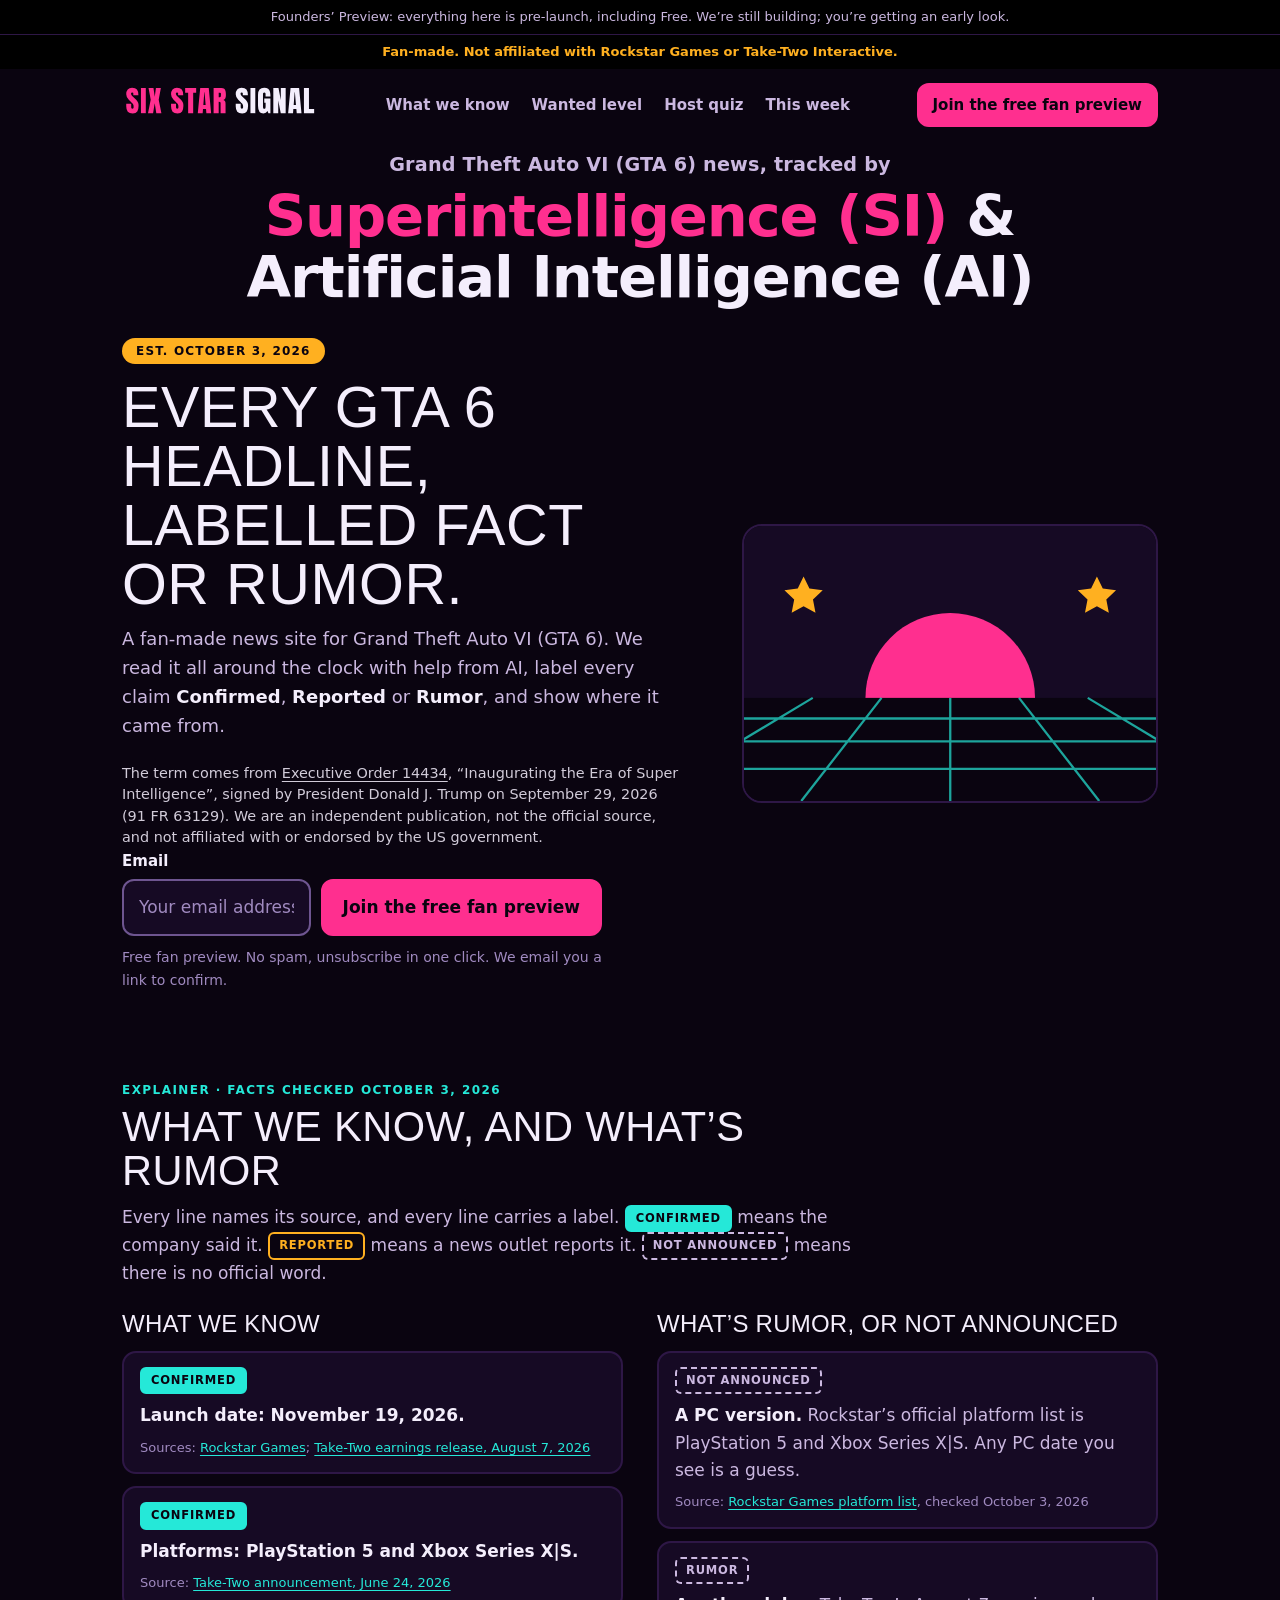
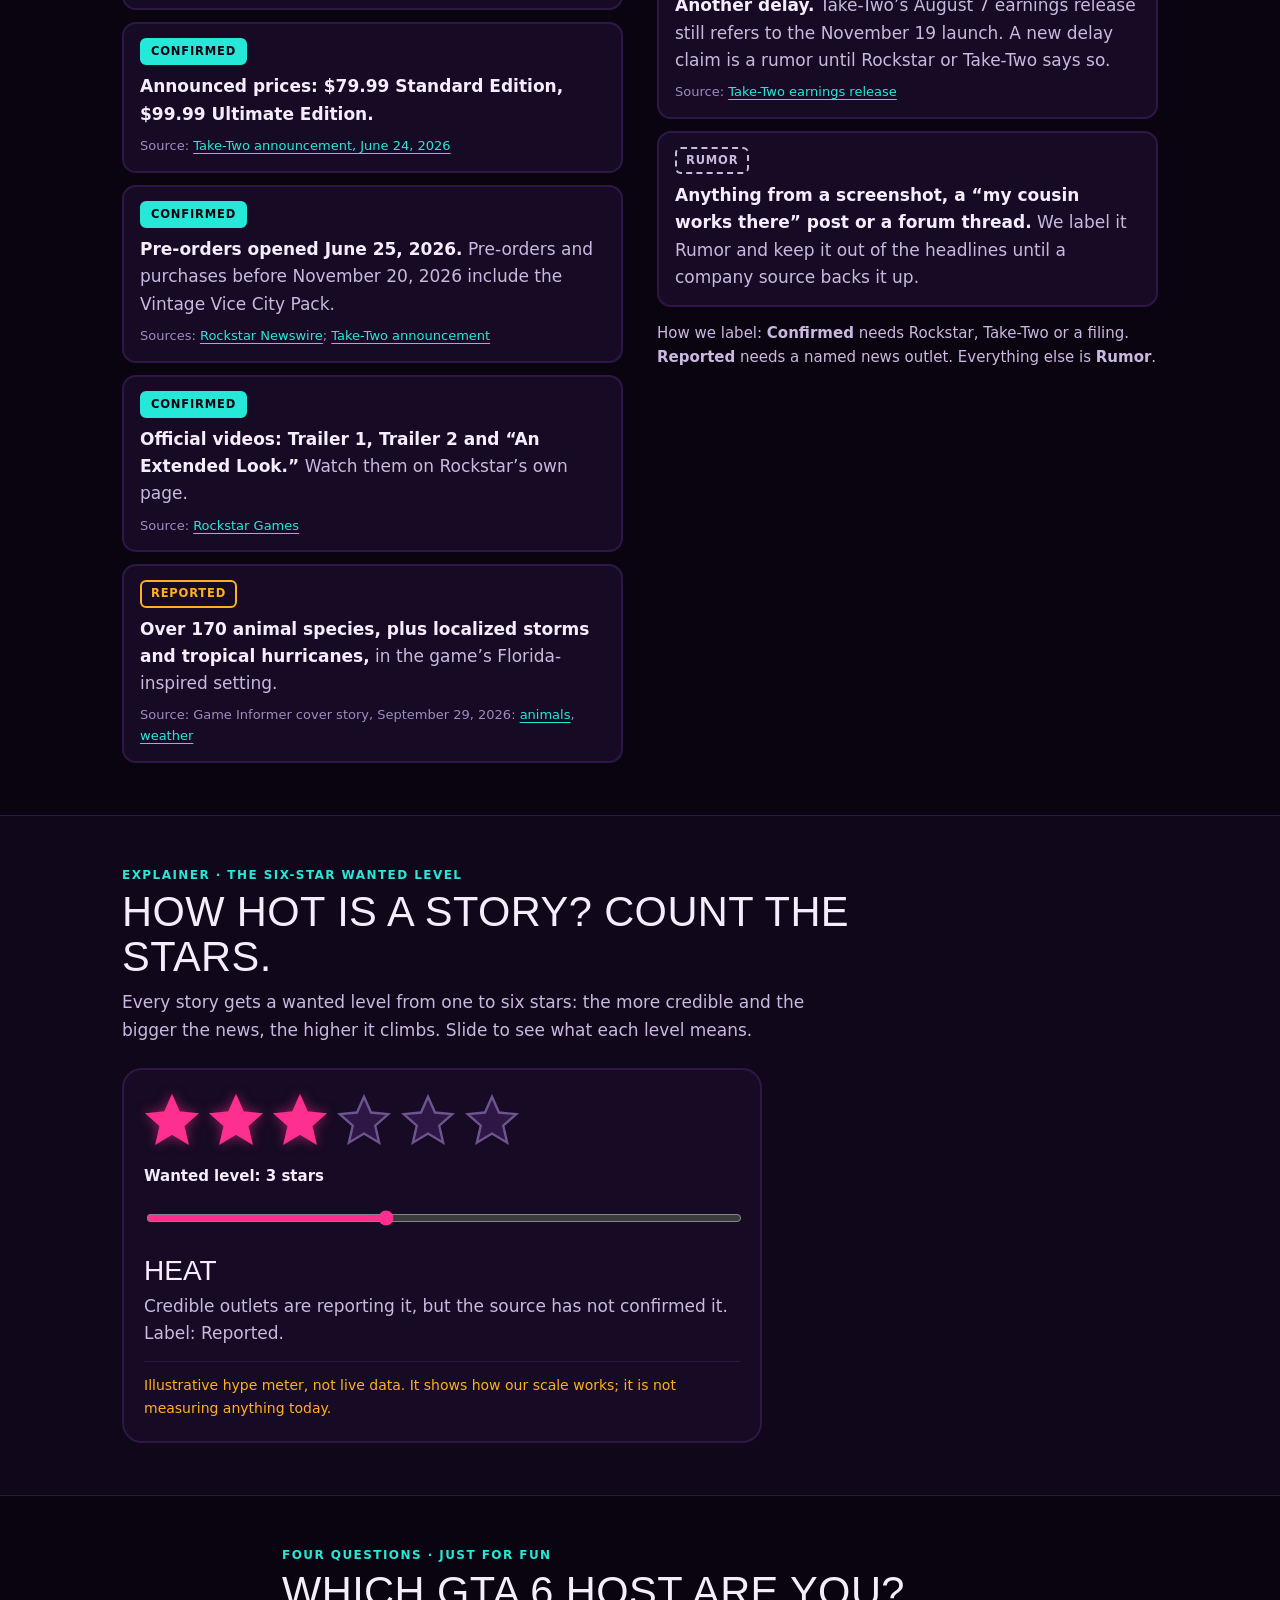
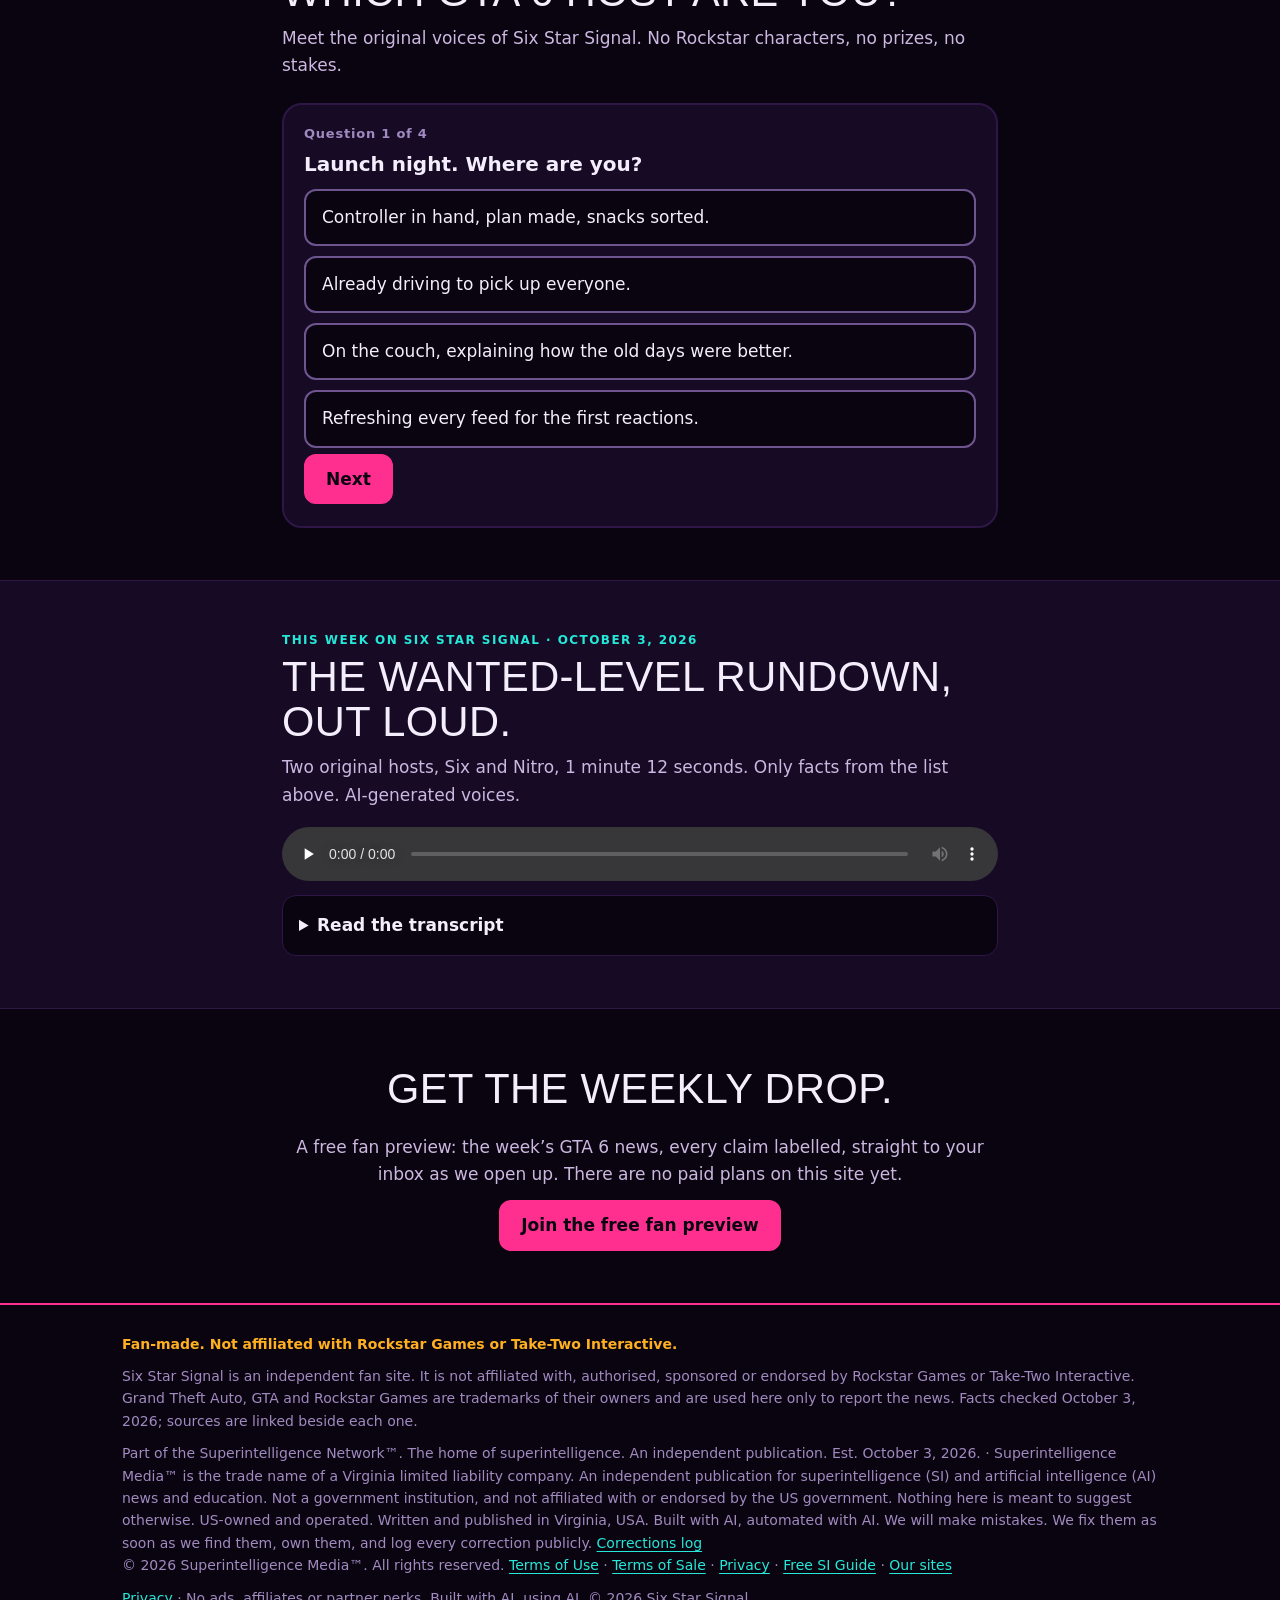
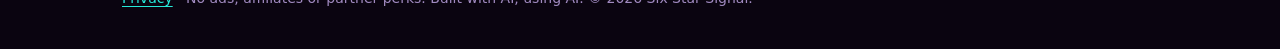
<file: index.html>
<!doctype html>
<html lang="en" data-site="sixstarsignal.com">
<head>
<meta charset="utf-8">
<meta name="robots" content="noai, noimageai">
<meta http-equiv="Content-Security-Policy" content="default-src 'none'; script-src 'self'; style-src 'self'; img-src 'self' data:; media-src 'self'; connect-src https://acp9reat3l.execute-api.us-east-1.amazonaws.com https://siagentsignal.com; form-action 'self'; base-uri 'none'; object-src 'none'; upgrade-insecure-requests; require-trusted-types-for 'script'; trusted-types 'none'">
<meta name="viewport" content="width=device-width, initial-scale=1">
<title>Six Star Signal | Grand Theft Auto VI (GTA 6) news tracked by Superintelligence (SI) &amp; Artificial Intelligence (AI)</title>
<meta name="description" content="Six Star Signal is a fan-made Grand Theft Auto VI (GTA 6) news site, tracked by superintelligence (SI) and artificial intelligence (AI). What we know, what's rumor, a six-star hype meter, and a free fan preview. Not affiliated with Rockstar Games or Take-Two Interactive.">
<meta name="robots" content="index,follow">
<link rel="canonical" href="https://sixstarsignal.com/">
<meta name="theme-color" content="#0A0410">
<link rel="icon" type="image/svg+xml" href="assets/icon.svg">
<meta property="og:type" content="website">
<meta property="og:site_name" content="Six Star Signal">
<meta property="og:title" content="Six Star Signal | Grand Theft Auto VI (GTA 6) news tracked by Superintelligence (SI) &amp; Artificial Intelligence (AI)">
<meta property="og:description" content="Fan-made GTA 6 news: what we know, what's rumor, every claim labelled with its source. Est. October 3, 2026. Not affiliated with Rockstar Games or Take-Two Interactive.">
<meta property="og:url" content="https://sixstarsignal.com/">
<meta property="og:image" content="https://sixstarsignal.com/assets/og.png">
<meta property="og:image:width" content="1200">
<meta property="og:image:height" content="630">
<meta property="og:image:alt" content="Six Star Signal: six neon stars. Grand Theft Auto VI (GTA 6) news tracked by Superintelligence (SI) and Artificial Intelligence (AI). Fan-made.">
<meta name="twitter:card" content="summary_large_image">
<meta name="twitter:title" content="Six Star Signal | Grand Theft Auto VI (GTA 6) news tracked by Superintelligence (SI) &amp; Artificial Intelligence (AI)">
<meta name="twitter:description" content="Fan-made GTA 6 news: what we know, what's rumor, every claim labelled with its source. Not affiliated with Rockstar Games or Take-Two Interactive.">
<meta name="twitter:image" content="https://sixstarsignal.com/assets/og.png">
<link rel="stylesheet" href="assets/site.css">
<script type="application/ld+json" id="seo-ld">{"@context":"https://schema.org","@graph":[{"@type":"WebSite","name":"Six Star Signal","url":"https://sixstarsignal.com/","inLanguage":"en-US","description":"A fan-made Grand Theft Auto VI (GTA 6) news site, tracked by Superintelligence (SI) and Artificial Intelligence (AI): what we know, what is rumor, every claim labelled with its source. Not affiliated with Rockstar Games or Take-Two Interactive."},{"@type":"Organization","name":"Six Star Signal","url":"https://sixstarsignal.com/","logo":"https://sixstarsignal.com/assets/logo.svg"}]}</script>
</head>
<body>
<a class="skip" href="#main">Skip to the content</a>
<div class="bars">
  <p class="bar">Founders&rsquo; Preview: everything here is pre-launch, including Free. We&rsquo;re still building; you&rsquo;re getting an early look.</p>
  <p class="bar disc-bar">Fan-made. Not affiliated with Rockstar Games or Take-Two Interactive.</p>
</div>

<header class="top">
  <div class="wrap top-in">
    <a class="brand" href="/" aria-label="Six Star Signal, home"><img class="logo" id="logo" src="assets/logo.svg" width="187" height="38" alt="Six Star Signal"></a>
    <nav class="nav" aria-label="Sections">
      <a href="#know">What we know</a>
      <a href="#wanted">Wanted level</a>
      <a href="#quiz">Host quiz</a>
      <a href="#sample">This week</a>
    </nav>
    <a class="btn sm" href="#join" data-join>Join the free fan preview</a>
  </div>
</header>

<main id="main">
  <div class="wrap">
    <p class="terms"><span class="t-pre">Grand Theft Auto VI (GTA 6) news, tracked by</span><span class="t-si">Superintelligence (SI)</span> <span class="t-amp">&amp;</span> <span class="t-ai">Artificial Intelligence (AI)</span></p>
  </div>

  <!-- ============ HERO ============ -->
  <section class="hero" aria-labelledby="h1">
    <div class="wrap hero-in">
      <div>
        <p class="pill">Est. October 3, 2026</p>
        <h1 id="h1">Every GTA 6 headline, labelled fact or rumor.</h1>
        <p class="lead">A fan-made news site for Grand Theft Auto VI (GTA 6). We read it all around the clock with help from AI, label every claim <b>Confirmed</b>, <b>Reported</b> or <b>Rumor</b>, and show where it came from.</p>
<p class="si-credit">The term comes from <a href="https://www.federalregister.gov/d/2026-20321" target="_blank" rel="noopener noreferrer" aria-label="Executive Order 14434 in the Federal Register (opens in a new tab)">Executive Order 14434</a>, “Inaugurating the Era of Super Intelligence”, signed by President Donald J. Trump on September 29, 2026 (91 FR 63129). We are an independent publication, not the official source, and not affiliated with or endorsed by the US government.</p>
        <form class="join" id="join" novalidate>
          <label class="lbl" for="email">Email</label>
          <div class="row">
            <input id="email" name="email" type="email" inputmode="email" autocomplete="email" autocapitalize="off" spellcheck="false" placeholder="Your email address" required aria-describedby="fine err">
            <button class="btn" type="submit">Join the free fan preview</button>
          </div>
          <div class="hp" aria-hidden="true"><label for="hp1">Website (leave this empty)</label><input id="hp1" name="website" type="text" tabindex="-1" autocomplete="off"></div>
          <p class="fine" id="fine">Free fan preview. No spam, unsubscribe in one click. We email you a link to confirm.</p>
          <p class="err js-err" id="err" role="alert"></p>
          <noscript><p class="fine">Sign-up needs JavaScript switched on.</p></noscript>
        </form>
        <div class="done" id="done" role="status" tabindex="-1" hidden>
          <h2>You&rsquo;re in.</h2>
          <p>Check your inbox: we sent a link to confirm <b id="done-email"></b>. Tap it to join the free fan preview.</p>
        </div>
      </div>
      <div class="hero-art" aria-hidden="true">
        <svg viewBox="0 0 360 240" focusable="false">
          <rect width="360" height="240" fill="#160A24"/>
          <circle cx="180" cy="150" r="74" fill="#FF2F8F"/>
          <rect x="0" y="150" width="360" height="90" fill="#0A0410"/>
          <g stroke="#25E8D8" stroke-width="2" stroke-opacity=".7"><path d="M0 168h360M0 188h360M0 212h360M180 150v90M120 150l-70 90M240 150l70 90M60 150l-150 90M300 150l150 90"/></g>
          <g fill="#FFB020"><path d="M52 44l5.1 10.6 11.6 1.5-8.5 8 2.2 11.5L52 70l-10.4 5.6 2.2-11.5-8.5-8 11.6-1.5z"/><path d="M308 44l5.1 10.6 11.6 1.5-8.5 8 2.2 11.5L308 70l-10.4 5.6 2.2-11.5-8.5-8 11.6-1.5z"/></g>
        </svg>
      </div>
    </div>
  </section>

  <!-- ============ WHAT WE KNOW / WHAT'S RUMOR ============ -->
  <section class="band" id="know" aria-labelledby="know-h">
    <div class="wrap">
      <div class="shead">
        <p class="eyebrow">Explainer &middot; facts checked October 3, 2026</p>
        <h2 id="know-h">What we know, and what&rsquo;s rumor</h2>
        <p class="sub">Every line names its source, and every line carries a label. <span class="chip conf">Confirmed</span> means the company said it. <span class="chip rep">Reported</span> means a news outlet reports it. <span class="chip open">Not announced</span> means there is no official word.</p>
      </div>
      <div class="two">
        <div class="col" aria-labelledby="know-a">
          <h3 id="know-a">What we know</h3>
          <ul class="facts">
            <li><span class="chip conf">Confirmed</span><p><b>Launch date: November 19, 2026.</b></p><p class="src">Sources: <a href="https://www.rockstargames.com/VI" target="_blank" rel="noopener noreferrer">Rockstar Games</a>; <a href="https://www.sec.gov/Archives/edgar/data/0000946581/000162828026054580/ttwo1q27earningsrelease.htm" target="_blank" rel="noopener noreferrer">Take-Two earnings release, August 7, 2026</a></p></li>
            <li><span class="chip conf">Confirmed</span><p><b>Platforms: PlayStation 5 and Xbox Series X|S.</b></p><p class="src">Source: <a href="https://www.take2games.com/ir/news/rockstar-games-announces-pre-orders-grand-theft-auto-vi" target="_blank" rel="noopener noreferrer">Take-Two announcement, June 24, 2026</a></p></li>
            <li><span class="chip conf">Confirmed</span><p><b>Announced prices: $79.99 Standard Edition, $99.99 Ultimate Edition.</b></p><p class="src">Source: <a href="https://www.take2games.com/ir/news/rockstar-games-announces-pre-orders-grand-theft-auto-vi" target="_blank" rel="noopener noreferrer">Take-Two announcement, June 24, 2026</a></p></li>
            <li><span class="chip conf">Confirmed</span><p><b>Pre-orders opened June 25, 2026.</b> Pre-orders and purchases before November 20, 2026 include the Vintage Vice City Pack.</p><p class="src">Sources: <a href="https://www.rockstargames.com/newswire/article/5171972o3ak5oa/pre-order-grand-theft-auto-vi-on-june-25" target="_blank" rel="noopener noreferrer">Rockstar Newswire</a>; <a href="https://www.take2games.com/ir/news/rockstar-games-announces-pre-orders-grand-theft-auto-vi" target="_blank" rel="noopener noreferrer">Take-Two announcement</a></p></li>
            <li><span class="chip conf">Confirmed</span><p><b>Official videos: Trailer 1, Trailer 2 and &ldquo;An Extended Look.&rdquo;</b> Watch them on Rockstar&rsquo;s own page.</p><p class="src">Source: <a href="https://www.rockstargames.com/VI" target="_blank" rel="noopener noreferrer">Rockstar Games</a></p></li>
            <li><span class="chip rep">Reported</span><p><b>Over 170 animal species, plus localized storms and tropical hurricanes,</b> in the game&rsquo;s Florida-inspired setting.</p><p class="src">Source: Game Informer cover story, September 29, 2026: <a href="https://gameinformer.com/exclusive/2026/09/29/exclusive-grand-theft-auto-vi-includes-over-170-animal-species" target="_blank" rel="noopener noreferrer">animals</a>, <a href="https://gameinformer.com/exclusive/2026/09/29/exclusive-grand-theft-auto-vi-features-tropical-storms-and-hurricanes" target="_blank" rel="noopener noreferrer">weather</a></p></li>
          </ul>
        </div>
        <div class="col" aria-labelledby="know-b">
          <h3 id="know-b">What&rsquo;s rumor, or not announced</h3>
          <ul class="facts">
            <li><span class="chip open">Not announced</span><p><b>A PC version.</b> Rockstar&rsquo;s official platform list is PlayStation 5 and Xbox Series X|S. Any PC date you see is a guess.</p><p class="src">Source: <a href="https://www.rockstargames.com/VI" target="_blank" rel="noopener noreferrer">Rockstar Games platform list</a>, checked October 3, 2026</p></li>
            <li><span class="chip open">Rumor</span><p><b>Another delay.</b> Take-Two&rsquo;s August 7 earnings release still refers to the November 19 launch. A new delay claim is a rumor until Rockstar or Take-Two says so.</p><p class="src">Source: <a href="https://www.sec.gov/Archives/edgar/data/0000946581/000162828026054580/ttwo1q27earningsrelease.htm" target="_blank" rel="noopener noreferrer">Take-Two earnings release</a></p></li>
            <li><span class="chip open">Rumor</span><p><b>Anything from a screenshot, a &ldquo;my cousin works there&rdquo; post or a forum thread.</b> We label it Rumor and keep it out of the headlines until a company source backs it up.</p></li>
          </ul>
          <p class="how">How we label: <b>Confirmed</b> needs Rockstar, Take-Two or a filing. <b>Reported</b> needs a named news outlet. Everything else is <b>Rumor</b>.</p>
        </div>
      </div>
    </div>
  </section>

  <!-- ============ SIX-STAR WANTED LEVEL ============ -->
  <section class="band tint" id="wanted" aria-labelledby="wanted-h">
    <div class="wrap">
      <div class="shead">
        <p class="eyebrow">Explainer &middot; the six-star wanted level</p>
        <h2 id="wanted-h">How hot is a story? Count the stars.</h2>
        <p class="sub">Every story gets a wanted level from one to six stars: the more credible and the bigger the news, the higher it climbs. Slide to see what each level means.</p>
      </div>
      <div class="meter">
        <ol class="stars" id="stars" aria-hidden="true">
          <li><svg viewBox="0 0 24 24" focusable="false"><path d="M12 2l3 6.8 7.4.7-5.6 4.9 1.7 7.3L12 17.8 5.5 21.7l1.7-7.3L1.6 9.5 9 8.8z"/></svg></li>
          <li><svg viewBox="0 0 24 24" focusable="false"><path d="M12 2l3 6.8 7.4.7-5.6 4.9 1.7 7.3L12 17.8 5.5 21.7l1.7-7.3L1.6 9.5 9 8.8z"/></svg></li>
          <li><svg viewBox="0 0 24 24" focusable="false"><path d="M12 2l3 6.8 7.4.7-5.6 4.9 1.7 7.3L12 17.8 5.5 21.7l1.7-7.3L1.6 9.5 9 8.8z"/></svg></li>
          <li><svg viewBox="0 0 24 24" focusable="false"><path d="M12 2l3 6.8 7.4.7-5.6 4.9 1.7 7.3L12 17.8 5.5 21.7l1.7-7.3L1.6 9.5 9 8.8z"/></svg></li>
          <li><svg viewBox="0 0 24 24" focusable="false"><path d="M12 2l3 6.8 7.4.7-5.6 4.9 1.7 7.3L12 17.8 5.5 21.7l1.7-7.3L1.6 9.5 9 8.8z"/></svg></li>
          <li><svg viewBox="0 0 24 24" focusable="false"><path d="M12 2l3 6.8 7.4.7-5.6 4.9 1.7 7.3L12 17.8 5.5 21.7l1.7-7.3L1.6 9.5 9 8.8z"/></svg></li>
        </ol>
        <label class="lbl" for="level">Wanted level: <output id="levelOut" for="level">3 stars</output></label>
        <input id="level" type="range" min="1" max="6" step="1" value="3" aria-describedby="levelDesc">
        <p class="level-t" id="levelName">Heat</p>
        <p class="level-d" id="levelDesc" aria-live="polite">Credible outlets are reporting it, but the source has not confirmed it. Label: Reported.</p>
        <p class="fine hype">Illustrative hype meter, not live data. It shows how our scale works; it is not measuring anything today.</p>
      </div>
    </div>
  </section>

  <!-- ============ HOST QUIZ ============ -->
  <section class="band" id="quiz" aria-labelledby="quiz-h">
    <div class="wrap narrow">
      <div class="shead">
        <p class="eyebrow">Four questions &middot; just for fun</p>
        <h2 id="quiz-h">Which GTA 6 host are you?</h2>
        <p class="sub">Meet the original voices of Six Star Signal. No Rockstar characters, no prizes, no stakes.</p>
      </div>
      <div class="quizbox" id="quizBox">
        <form id="quizForm" novalidate>
          <p class="num" id="quizNum" aria-live="polite">Question 1 of 4</p>
          <fieldset id="quizSet"><legend id="quizQ"></legend><div class="opts" id="quizOpts"></div></fieldset>
          <p class="err" id="quizErr" role="alert"></p>
          <button class="btn" type="submit" id="quizNext">Next</button>
        </form>
        <div class="result" id="quizResult" tabindex="-1" hidden>
          <p class="eyebrow">You are</p>
          <h3 id="resName"></h3>
          <p class="res-role" id="resRole"></p>
          <p id="resText"></p>
          <button class="btn line" type="button" id="quizAgain">Take it again</button>
        </div>
      </div>
    </div>
  </section>

  <section class="band dark" id="sample" aria-labelledby="sample-h">
    <div class="wrap narrow">
      <p class="eyebrow">This week on Six Star Signal &middot; October 3, 2026</p>
      <h2 id="sample-h">The wanted-level rundown, out loud.</h2>
      <p class="sub">Two original hosts, Six and Nitro, 1 minute 12 seconds. Only facts from the list above. AI-generated voices.</p>
      <audio class="player" controls preload="none" src="assets/audio/this-week-2026-10-03.mp3" aria-label="This week on Six Star Signal, 1 minute 12 seconds">Your browser can&rsquo;t play audio. The transcript is below.</audio>
      <details class="tx">
        <summary>Read the transcript</summary>
        <p><b>Six:</b> Dispatch to all units. This is Six Star Signal, with this week&rsquo;s wanted-level rundown.</p>
        <p><b>Nitro:</b> Nitro, rolling in. Hit me with the confirmed stuff first, Six.</p>
        <p><b>Six:</b> Confirmed. Grand Theft Auto 6 launches November 19, 2026, on PlayStation 5 and Xbox Series X and S. Take-Two&rsquo;s August 7 earnings release still points to that date.</p>
        <p><b>Nitro:</b> And the price tag?</p>
        <p><b>Six:</b> Announced at $79.99 for the Standard Edition, $99.99 for the Ultimate Edition. Pre-orders opened June 25.</p>
        <p><b>Nitro:</b> Anything fresh this week?</p>
        <p><b>Six:</b> Game Informer&rsquo;s September 29 cover story reports over 170 animal species and localized storms. That&rsquo;s reported, not official.</p>
        <p><b>Nitro:</b> And the rumor mill?</p>
        <p><b>Six:</b> Rumors stay rumors until Rockstar says so. The official platform list is two consoles, so any PC date is a guess. Check the label first. Six out.</p>
        <p><b>Nitro:</b> Ten-four.</p>
      </details>
    </div>
  </section>

  <!-- ============ SIGN-UP CLOSE ============ -->
  <section class="band close" aria-labelledby="close-h">
    <div class="wrap narrow">
      <h2 id="close-h">Get the weekly drop.</h2>
      <p class="sub">A free fan preview: the week&rsquo;s GTA 6 news, every claim labelled, straight to your inbox as we open up. There are no paid plans on this site yet.</p>
      <a class="btn" href="#join" data-join>Join the free fan preview</a>
    </div>
  </section>
</main>

<footer class="foot">
  <div class="wrap foot-in">
    <p class="disc">Fan-made. Not affiliated with Rockstar Games or Take-Two Interactive.</p>
    <p>Six Star Signal is an independent fan site. It is not affiliated with, authorised, sponsored or endorsed by Rockstar Games or Take-Two Interactive. Grand Theft Auto, GTA and Rockstar Games are trademarks of their owners and are used here only to report the news. Facts checked October 3, 2026; sources are linked beside each one.</p>
    <p>Part of the Superintelligence Network™. The home of superintelligence. An independent publication. Est. October 3, 2026. &middot; Superintelligence Media™ is the trade name of a Virginia limited liability company. An independent publication for superintelligence (SI) and artificial intelligence (AI) news and education. Not a government institution, and not affiliated with or endorsed by the US government. Nothing here is meant to suggest otherwise. US-owned and operated. Written and published in Virginia, USA. Built with AI, automated with AI. We will make mistakes. We fix them as soon as we find them, own them, and log every correction publicly. <a href="https://siagentsignal.com/corrections.html" target="_blank" rel="noopener">Corrections log</a><br>© 2026 Superintelligence Media™. All rights reserved. <a href="https://siagentsignal.com/terms.html" target="_blank" rel="noopener">Terms of Use</a> &middot; <a href="https://siagentsignal.com/terms-of-sale.html" target="_blank" rel="noopener">Terms of Sale</a> &middot; <a href="https://siagentsignal.com/privacy.html" target="_blank" rel="noopener">Privacy</a> &middot; <a href="https://siagentsignal.com/si/">Free SI Guide</a> &middot; <a href="https://siagentsignal.com/network.html">Our sites</a></p>
    <p><a href="https://siagentsignal.com/privacy.html" target="_blank" rel="noopener noreferrer">Privacy</a> &middot; No ads, affiliates or partner perks. Built with AI, using AI. &copy; 2026 Six Star Signal.</p>
  </div>
<!-- hours-saved:start --><div data-hours-saved="footer"></div><!-- hours-saved:end -->
</footer>

<script src="assets/site.js"></script>
<script src="assets/counter.js?v=ae956345" defer></script><!-- hours-saved:script -->
</body>
</html>
</file>
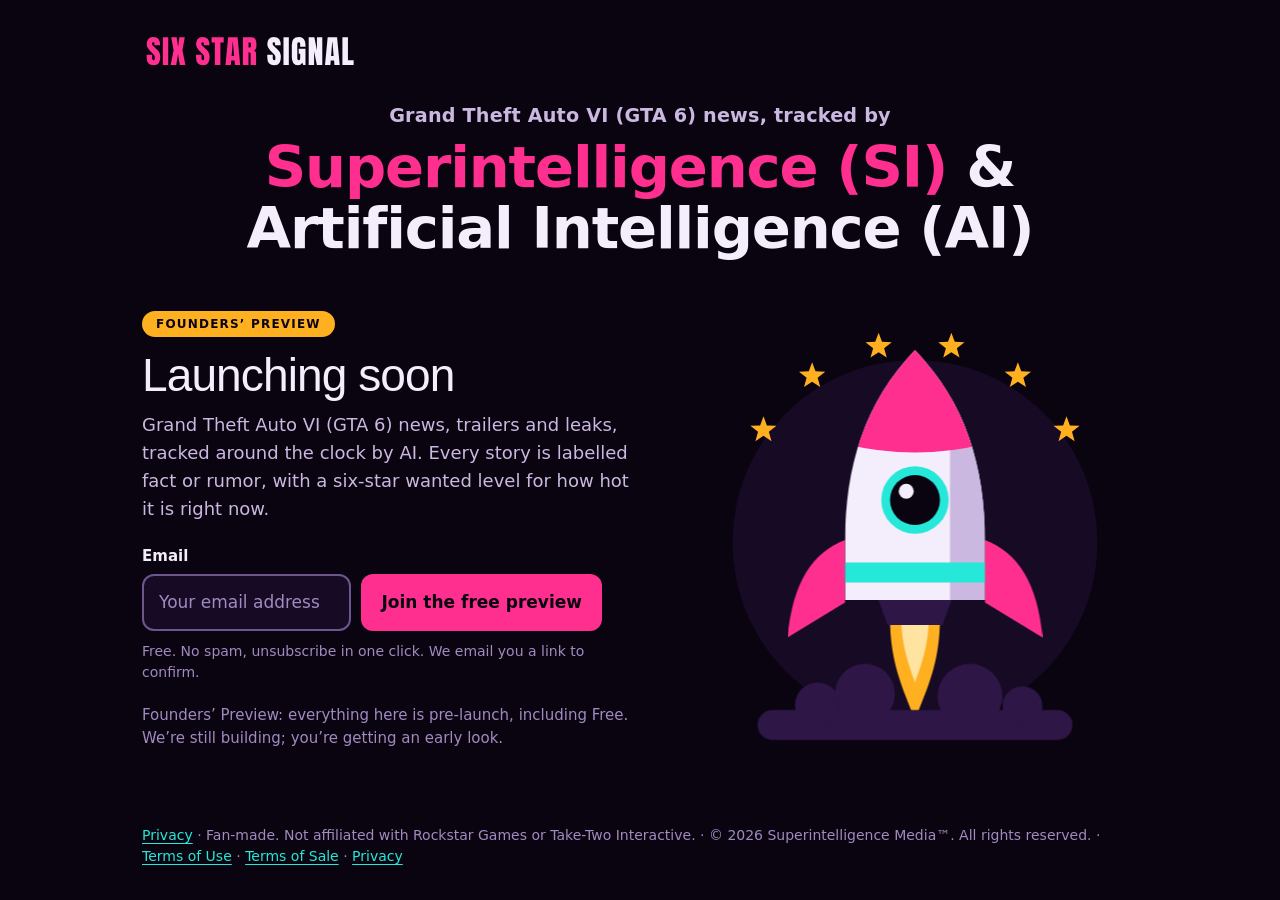
<file: launching-soon.html>
<!doctype html>
<html lang="en" data-site="sixstarsignal.com">
<head>
<meta charset="utf-8">
<meta name="robots" content="noai, noimageai">
<meta http-equiv="Content-Security-Policy" content="default-src 'none'; script-src 'self'; style-src 'self'; img-src 'self' data:; connect-src https://acp9reat3l.execute-api.us-east-1.amazonaws.com; form-action 'self'; base-uri 'none'; object-src 'none'; upgrade-insecure-requests; require-trusted-types-for 'script'; trusted-types 'none'">
<meta name="viewport" content="width=device-width, initial-scale=1">
<title>Six Star Signal | GTA 6 news tracked by Superintelligence (SI) &amp; Artificial Intelligence (AI): launching soon</title>
<meta name="description" content="Six Star Signal is launching soon: Grand Theft Auto VI (GTA 6) news, trailers and leaks, tracked around the clock by superintelligence (SI) and artificial intelligence (AI), each labelled fact or rumor. Fan-made. Join the free preview.">
<meta name="robots" content="noindex">
<link rel="canonical" href="https://sixstarsignal.com/launching-soon.html">
<meta name="theme-color" content="#0A0410">
<link rel="icon" type="image/svg+xml" href="assets/favicon.svg">
<meta property="og:type" content="website">
<meta property="og:site_name" content="Six Star Signal">
<meta property="og:title" content="Six Star Signal | GTA 6 news tracked by Superintelligence (SI) & Artificial Intelligence (AI): launching soon">
<meta property="og:description" content="Six Star Signal is launching soon: Grand Theft Auto VI (GTA 6) news, trailers and leaks, tracked around the clock by superintelligence (SI) and artificial intelligence (AI), each labelled fact or rumor. Fan-made. Join the free preview.">
<meta property="og:url" content="https://sixstarsignal.com/">
<meta property="og:image" content="https://sixstarsignal.com/assets/og.png">
<meta property="og:image:width" content="1200">
<meta property="og:image:height" content="630">
<meta property="og:image:alt" content="Six Star Signal: a flat rocket about to launch. Launching soon.">
<meta name="twitter:card" content="summary_large_image">
<meta name="twitter:title" content="Six Star Signal | GTA 6 news tracked by Superintelligence (SI) & Artificial Intelligence (AI): launching soon">
<meta name="twitter:description" content="Six Star Signal is launching soon: Grand Theft Auto VI (GTA 6) news, trailers and leaks, tracked around the clock by superintelligence (SI) and artificial intelligence (AI), each labelled fact or rumor. Fan-made. Join the free preview.">
<meta name="twitter:image" content="https://sixstarsignal.com/assets/og.png">
<link rel="stylesheet" href="assets/style.css">
</head>
<body>
<a class="skip" href="#main">Skip to the sign-up</a>
<div class="wrap">
  <header>
    <a class="brand" href="/" aria-label="Six Star Signal, home"><img class="logo" id="logo" src="assets/logo.svg" width="187" height="38" alt="Six Star Signal"></a>
  </header>
  <p class="terms"><span class="t-pre">Grand Theft Auto VI (GTA 6) news, tracked by</span><span class="t-si">Superintelligence (SI)</span> <span class="t-amp">&amp;</span> <span class="t-ai">Artificial Intelligence (AI)</span></p>
  <main id="main">
    <div class="stage">
<svg class="rocket" viewBox="0 0 320 360" aria-hidden="true" focusable="false">
  <defs><clipPath id="rk-body"><path d="M160 36 C200 78 216 128 216 190 L216 236 L104 236 L104 190 C104 128 120 78 160 36 Z"/></clipPath></defs>
  <circle class="c-stage" cx="160" cy="190" r="146"/>
  <g class="motif"><path class="fill-m1" d="M38.8 89.0 L41.5 96.3 L49.2 96.6 L43.1 101.4 L45.2 108.9 L38.8 104.6 L32.3 108.9 L34.4 101.4 L28.3 96.6 L36.1 96.3Z"/><path class="fill-m1" d="M77.7 45.7 L80.4 53.0 L88.2 53.3 L82.1 58.2 L84.2 65.6 L77.7 61.3 L71.2 65.6 L73.3 58.2 L67.2 53.3 L75.0 53.0Z"/><path class="fill-m1" d="M130.9 22.1 L133.6 29.3 L141.4 29.7 L135.3 34.5 L137.4 42.0 L130.9 37.7 L124.4 42.0 L126.5 34.5 L120.4 29.7 L128.2 29.3Z"/><path class="fill-m1" d="M189.1 22.1 L191.8 29.3 L199.6 29.7 L193.5 34.5 L195.6 42.0 L189.1 37.7 L182.6 42.0 L184.7 34.5 L178.6 29.7 L186.4 29.3Z"/><path class="fill-m1" d="M242.3 45.7 L245.0 53.0 L252.8 53.3 L246.7 58.2 L248.8 65.6 L242.3 61.3 L235.8 65.6 L237.9 58.2 L231.8 53.3 L239.6 53.0Z"/><path class="fill-m1" d="M281.2 89.0 L283.9 96.3 L291.7 96.6 L285.6 101.4 L287.7 108.9 L281.2 104.6 L274.8 108.9 L276.9 101.4 L270.8 96.6 L278.5 96.3Z"/></g>
  <g class="sparks"></g>
  <g class="rocket-g">
    <g class="flame"><path class="c-flame1" d="M140 250 C140 286 150 306 160 332 C170 306 180 286 180 250 Z"/><path class="c-flame2" d="M149 250 C149 272 155 288 160 302 C165 288 171 272 171 250 Z"/></g>
    <path class="c-fin" d="M104 188 C78 198 62 222 58 266 L104 238 Z"/>
    <path class="c-fin" d="M216 188 C242 198 258 222 262 266 L216 238 Z"/>
    <path class="c-nozzle" d="M130 234 L190 234 L182 256 L138 256 Z"/>
    <g clip-path="url(#rk-body)">
      <rect class="c-body" x="100" y="30" width="120" height="212"/>
      <rect class="c-shade" x="188" y="30" width="34" height="212"/>
      <path class="c-nose" d="M100 30 H220 V110 Q160 126 100 110 Z"/>
      <rect class="c-band" x="100" y="206" width="120" height="16"/>
    </g>
    <circle class="c-ring" cx="160" cy="156" r="27"/>
    <circle class="c-glass" cx="160" cy="156" r="20"/>
    <circle class="c-glint" cx="153" cy="149" r="6"/>
  </g>
  <g class="puffs"><circle class="c-cloud puff p1" cx="148" cy="270" r="8"/><circle class="c-cloud puff p2" cx="172" cy="272" r="7"/><circle class="c-cloud puff p3" cx="160" cy="280" r="9"/></g>
  <g class="clouds c-cloud"><rect x="34" y="324" width="252" height="24" rx="12"/><circle cx="82" cy="320" r="18"/><circle cx="120" cy="311" r="24"/><circle cx="204" cy="313" r="26"/><circle cx="246" cy="321" r="16"/></g>
</svg>
    </div>
    <div class="copy">
      <p class="pill">Founders&rsquo; Preview</p>
      <h1><span class="sr">Six Star Signal: </span>Launching soon</h1>
      <p class="lead">Grand Theft Auto VI (GTA 6) news, trailers and leaks, tracked around the clock by AI. Every story is labelled fact or rumor, with a six-star wanted level for how hot it is right now.</p>
      <form class="join" id="join" novalidate>
        <label class="lbl" for="email">Email</label>
        <div class="row">
          <input id="email" name="email" type="email" inputmode="email" autocomplete="email" autocapitalize="off" spellcheck="false" placeholder="Your email address" required aria-describedby="fine err">
          <button class="btn" type="submit">Join the free preview</button>
        </div>
        <div class="hp" aria-hidden="true"><label for="hp1">Website (leave this empty)</label><input id="hp1" name="website" type="text" tabindex="-1" autocomplete="off"></div>
        <p class="fine" id="fine">Free. No spam, unsubscribe in one click. We email you a link to confirm.</p>
        <p class="err js-err" id="err" role="alert"></p>
        <noscript><p class="fine">Sign-up needs JavaScript switched on.</p></noscript>
      </form>
      <div class="done" id="done" role="status" tabindex="-1" hidden>
        <h2>You&rsquo;re in.</h2>
        <p>Check your inbox: we sent a link to confirm <b id="done-email"></b>. Tap it to join the free preview.</p>
      </div>
      <p class="note">Founders&rsquo; Preview: everything here is pre-launch, including Free. We&rsquo;re still building; you&rsquo;re getting an early look.</p>
    </div>
  </main>
  <footer><a href="https://siagentsignal.com/privacy.html" rel="noopener">Privacy</a> <span class="disc">&middot; Fan-made. Not affiliated with Rockstar Games or Take-Two Interactive.</span> &middot; © 2026 Superintelligence Media™. All rights reserved. &middot; <a href="https://siagentsignal.com/terms.html" target="_blank" rel="noopener">Terms of Use</a> &middot; <a href="https://siagentsignal.com/terms-of-sale.html" target="_blank" rel="noopener">Terms of Sale</a> &middot; <a href="https://siagentsignal.com/privacy.html" target="_blank" rel="noopener">Privacy</a></footer>
</div>
<script src="assets/app.js"></script>
</body>
</html>
</file>
<file: assets/site.css>
/* Six Star Signal: Founders' Preview. Vice City neon: bg #0A0410, pink #FF2F8F (the one accent), cyan #25E8D8 (links), amber #FFB020 (pill).
   Mobile first, no webfonts, no inline styles (page CSP forbids them). Impact is used for display type only; the big terms use bold sans. */
:root{--bg:#0A0410;--stage:#160A24;--tint:#10071B;--ink:#F4EEFC;--ink2:#CBB8E0;--muted:#A08AC0;--line:#6E5590;--soft:#2E1746;--field:#160A24;
  --pink:#FF2F8F;--pinkhover:#FF5AA6;--cyan:#25E8D8;--amber:#FFB020;--err:#FF9C8A;
  --display:Impact,Haettenschweiler,"Arial Narrow Bold","Franklin Gothic Medium",sans-serif;
  --sans:"Segoe UI Variable Text","Segoe UI",system-ui,-apple-system,"Helvetica Neue",Arial,sans-serif;color-scheme:dark}
*{box-sizing:border-box}
html{-webkit-text-size-adjust:100%;scroll-behavior:smooth;scroll-padding-top:12px}
body{margin:0;background:var(--bg);color:var(--ink);font:400 1.0625rem/1.6 var(--sans);-webkit-font-smoothing:antialiased;text-rendering:optimizeLegibility}
[hidden]{display:none!important}
img,svg{max-width:100%}
a{color:var(--cyan);text-underline-offset:3px}
a:hover{text-decoration-thickness:2px}
:focus-visible{outline:3px solid var(--cyan);outline-offset:3px;border-radius:6px}
.skip{position:absolute;left:-9999px;top:8px;background:var(--pink);color:var(--bg);padding:10px 14px;border-radius:8px;z-index:20;font-weight:700}
.skip:focus{left:12px}
.wrap{max-width:1080px;margin:0 auto;padding:0 22px}
.wrap.narrow{max-width:760px}
h1,h2,h3{margin:0;line-height:1.08;font-family:var(--display);font-weight:400;letter-spacing:.01em;text-transform:uppercase}
p{margin:0}

.bars{background:#000}
.bar{margin:0;padding:8px 22px;color:var(--ink2);text-align:center;font-size:.8125rem;line-height:1.4}
.bar.disc-bar{color:var(--amber);font-weight:700;border-top:1px solid var(--soft)}

.top{padding:14px 0 4px}
.top-in{display:flex;align-items:center;justify-content:space-between;gap:12px}
.brand{display:inline-flex;border-radius:8px;flex:none}
.logo{display:block;height:34px;width:auto;max-width:100%}
.nav{display:none}
.nav a{color:var(--ink2);text-decoration:none;font-weight:600;font-size:.9375rem;padding:8px 10px;border-radius:8px}
.nav a:hover{color:var(--pink)}
.top .btn{display:none}

.btn{display:inline-flex;align-items:center;justify-content:center;font:700 1.0625rem/1.2 var(--sans);min-height:50px;padding:13px 20px;border:2px solid var(--pink);border-radius:12px;background:var(--pink);color:var(--bg);cursor:pointer;text-decoration:none;text-align:center;transition:background-color .15s ease,border-color .15s ease}
.btn:hover{background:var(--pinkhover);border-color:var(--pinkhover)}
.btn.line{background:transparent;color:var(--pink);border-color:var(--pink)}
.btn.line:hover{background:var(--soft)}
.btn.sm{min-height:44px;padding:9px 14px;font-size:.9375rem}
.btn:disabled{opacity:.65;cursor:progress}

.terms{margin:14px auto 2px;max-width:24ch;text-align:center;font:800 clamp(1.75rem,7.6vw,3.6rem)/1.06 var(--sans);letter-spacing:-.02em;text-wrap:balance;color:var(--ink);text-transform:none}
.terms .t-si{color:var(--pink)}
.terms .t-pre{display:block;margin:0 0 .5rem;font:700 clamp(.95rem,2.8vw,1.2rem)/1.3 var(--sans);letter-spacing:.01em;color:var(--ink2)}

.hero{padding:18px 0 40px}
.hero-in{display:grid;gap:26px}
.pill{display:inline-block;padding:7px 14px;border-radius:999px;background:var(--amber);color:var(--bg);font:700 .75rem/1 var(--sans);letter-spacing:.1em;text-transform:uppercase}
h1{margin:14px 0 12px;font-size:clamp(2.2rem,9.4vw,3.6rem);line-height:1.02}
.lead{max-width:36rem;color:var(--ink2);font-size:1.125rem;margin-bottom:22px}
.lead b,.sub b{color:var(--ink)}
.join{width:100%;max-width:480px}
.lbl{display:block;margin:0 0 6px;font-weight:700;font-size:.9375rem}
.row{display:flex;flex-direction:column;gap:10px}
input[type=email]{width:100%;min-width:0;font:inherit;color:var(--ink);background:var(--field);border:2px solid var(--line);border-radius:12px;padding:13px 15px;min-height:50px}
input[type=email]::placeholder{color:var(--muted);opacity:1}
input[aria-invalid=true]{border-color:var(--err)}
.hp{position:absolute;left:-9999px;width:1px;height:1px;overflow:hidden}
.fine{margin-top:10px;font-size:.875rem;color:var(--muted)}
.err{margin-top:8px;min-height:1.4em;font-size:.9375rem;font-weight:600;color:var(--err)}
.err:empty{min-height:0;margin:0}
.done{width:100%;max-width:480px;background:var(--stage);border:2px solid var(--line);border-radius:14px;padding:18px 20px}
.done h2{font-size:1.5rem;margin-bottom:6px}
.done p{color:var(--ink2)}
.hero-art{border:2px solid var(--soft);border-radius:20px;overflow:hidden;max-width:480px}
.hero-art svg{display:block;width:100%;height:auto}

.band{padding:52px 0}
.band.tint{background:var(--tint);border-top:1px solid var(--soft);border-bottom:1px solid var(--soft)}
.shead{max-width:46rem;margin:0 0 24px}
.shead h2,.band h2{font-size:clamp(1.8rem,6.4vw,2.6rem);margin:6px 0 10px}
.sub{color:var(--ink2)}
.eyebrow{font:800 .75rem/1.3 var(--sans);letter-spacing:.12em;text-transform:uppercase;color:var(--cyan)}

.chip{display:inline-flex;align-items:center;font:800 .72rem/1 var(--sans);letter-spacing:.07em;text-transform:uppercase;padding:6px 9px;border-radius:6px;border:2px solid;white-space:nowrap;flex:none;vertical-align:middle}
.chip.conf{background:var(--cyan);border-color:var(--cyan);color:var(--bg)}
.chip.rep{background:transparent;border-color:var(--amber);color:var(--amber)}
.chip.open{background:transparent;border-color:var(--ink2);border-style:dashed;color:var(--ink2)}

.two{display:grid;gap:28px}
.col h3{font-size:1.5rem;margin-bottom:14px}
.facts{list-style:none;margin:0;padding:0;display:grid;gap:12px}
.facts li{background:var(--stage);border:2px solid var(--soft);border-radius:14px;padding:14px 16px;display:grid;gap:8px;justify-items:start}
.facts p{color:var(--ink2)}
.facts b{color:var(--ink)}
.src{font-size:.8125rem;color:var(--muted)!important}
.how{margin-top:14px;font-size:.9375rem;color:var(--ink2)}

.meter{background:var(--stage);border:2px solid var(--soft);border-radius:20px;padding:22px 20px;max-width:640px}
.stars{list-style:none;margin:0 0 16px;padding:0;display:flex;gap:8px}
.stars li{width:calc((100% - 40px)/6);max-width:56px}
.stars svg{display:block;width:100%;height:auto;fill:var(--soft);stroke:var(--line);stroke-width:1;transition:fill .2s ease}
.stars li.lit svg{fill:var(--pink);stroke:var(--pink);filter:drop-shadow(0 0 6px rgba(255,47,143,.55))}
input[type=range]{width:100%;min-height:44px;accent-color:var(--pink)}
.level-t{margin-top:8px;font:400 1.75rem/1.1 var(--display);text-transform:uppercase;color:var(--ink)}
.level-d{margin-top:6px;color:var(--ink2);min-height:3.2em}
.hype{margin-top:14px;padding-top:12px;border-top:1px solid var(--soft);color:var(--amber)}

.quizbox{background:var(--stage);border:2px solid var(--soft);border-radius:20px;padding:22px 20px}
.quizbox fieldset{border:0;margin:0 0 6px;padding:0;min-width:0}
.quizbox legend{padding:0;margin-bottom:12px;font:700 1.25rem/1.25 var(--sans);color:var(--ink)}
.num{font:700 .8125rem/1 var(--sans);color:var(--muted);letter-spacing:.06em;margin-bottom:12px}
.opts{display:grid;gap:10px}
.opt{position:relative}
.opt input{position:absolute;opacity:0;inset:0;width:100%;height:100%;margin:0;cursor:pointer}
.opt label{display:block;min-height:50px;padding:13px 16px;border:2px solid var(--line);border-radius:12px;background:var(--bg);cursor:pointer;color:var(--ink)}
.opt input:checked+label{border-color:var(--pink);background:var(--soft)}
.opt input:focus-visible+label{outline:3px solid var(--cyan);outline-offset:3px}
.result h3{font-size:2.4rem;margin:6px 0 4px;color:var(--pink)}
.res-role{font:800 .8125rem/1.3 var(--sans);letter-spacing:.1em;text-transform:uppercase;color:var(--cyan);margin-bottom:10px}
.result p{color:var(--ink2);margin-bottom:16px}

.band.dark{background:var(--stage);border-top:1px solid var(--soft);border-bottom:1px solid var(--soft)}
.player{display:block;width:100%;margin:18px 0 14px}
.tx{background:var(--bg);border:1px solid var(--soft);border-radius:14px;padding:4px 16px}
.tx summary{cursor:pointer;font-weight:700;padding:12px 0;min-height:44px}
.tx p{color:var(--ink2);margin:0 0 10px}
.tx b{color:var(--cyan)}
.band.close{text-align:center}
.band.close .wrap{display:grid;justify-items:center;gap:12px}

.foot{padding:28px 0 40px;font-size:.875rem;color:var(--muted);border-top:2px solid var(--pink)}
.foot-in{display:grid;gap:10px}
.foot .disc{color:var(--amber);font-weight:700}

@media (prefers-reduced-motion:reduce){*{animation:none!important;transition:none!important;scroll-behavior:auto!important}}
@media (min-width:520px){.top .btn{display:inline-flex}.row{flex-direction:row}.btn{flex:none}}
@media (min-width:760px){.nav{display:flex;gap:2px}}
@media (min-width:900px){
  .terms{max-width:none;margin-top:22px}
  .hero{padding-top:26px}
  .hero-in{grid-template-columns:minmax(0,1.15fr) minmax(0,.85fr);gap:56px;align-items:center}
  .two{grid-template-columns:1fr 1fr;gap:34px;align-items:start}
  .logo{height:40px}
}

/* legal-ae: the credit line beside the first SI mention (pick B; shared snippet, _gen/legal_ae.py) */
.si-credit{margin:.75rem 0 0;font-size:.9rem;line-height:1.5;color:inherit;opacity:.85;text-align:inherit}.si-credit a{color:inherit;text-decoration:underline}
</file>
<file: assets/style.css>
/* Six Star Signal: launching soon. Palette tokens are the only per-site part (:root); everything else is the shared holding-page layout. */
:root{--bg:#0A0410;--stage:#160A24;--ink:#F4EEFC;--ink2:#CBB8E0;--muted:#A08AC0;--line:#6E5590;--field:#160A24;--btn:#FF2F8F;--btnink:#0A0410;--btnhover:#FF5AA6;--link:#25E8D8;--pillbg:#FFB020;--pillink:#0A0410;--focus:#25E8D8;--err:#FF9C8A;--okbg:#160A24;--cloud:#2E1746;--body:#F4EEFC;--shade:#CBB8E0;--nose:#FF2F8F;--band:#25E8D8;--fin:#FF2F8F;--ring:#25E8D8;--glass:#0A0410;--glint:#F4EEFC;--nozzle:#2E1746;--flame1:#FFB020;--flame2:#FFE3A0;--m1:#FFB020;--m2:#25E8D8;--spark:#25E8D8;--accent:#FF2F8F;--display:Impact,Haettenschweiler,"Arial Narrow Bold","Franklin Gothic Medium",sans-serif;--sans:"Segoe UI Variable Text","Segoe UI",system-ui,-apple-system,"Helvetica Neue",Arial,sans-serif;color-scheme:dark}
*{box-sizing:border-box}
html{-webkit-text-size-adjust:100%}
body{margin:0;background:var(--bg);color:var(--ink);font:400 1.0625rem/1.55 var(--sans);-webkit-font-smoothing:antialiased;text-rendering:optimizeLegibility}
[hidden]{display:none!important}
a{color:var(--link);text-underline-offset:3px}
a:hover{text-decoration-thickness:2px}
:focus-visible{outline:3px solid var(--focus);outline-offset:3px;border-radius:6px}
.skip{position:absolute;left:-9999px;top:8px;background:var(--btn);color:var(--btnink);padding:10px 14px;border-radius:8px;z-index:9;font-weight:700}
.skip:focus{left:12px}
.sr{position:absolute;width:1px;height:1px;overflow:hidden;clip:rect(0 0 0 0);white-space:nowrap}
.wrap{max-width:1040px;margin:0 auto;padding:20px 22px 32px;min-height:100vh;min-height:100svh;display:flex;flex-direction:column}
header{display:flex;justify-content:center;padding:6px 0 0}
.brand{display:inline-flex;border-radius:8px}
.logo{display:block;height:38px;width:auto;max-width:100%}
main{flex:1;display:grid;justify-items:center;align-content:center;gap:4px;text-align:center;padding:6px 0 8px}
.stage{width:min(76vw,330px);margin:0 auto}
.rocket{display:block;width:100%;height:auto;overflow:visible}
.copy{display:flex;flex-direction:column;align-items:center;width:100%}
.pill{display:inline-block;margin:6px 0 0;padding:7px 14px;border-radius:999px;background:var(--pillbg);color:var(--pillink);font:700 .75rem/1 var(--sans);letter-spacing:.1em;text-transform:uppercase}
h1{margin:.32em 0 .28em;font:400 clamp(2.5rem,10.5vw,3.75rem)/1.02 var(--display);letter-spacing:-.02em}
.lead{max-width:34rem;margin:0 0 22px;color:var(--ink2);font-size:1.125rem}
.join{width:100%;max-width:460px;text-align:left}
.join label.lbl{display:block;margin:0 0 6px;font-weight:700;font-size:.9375rem}
.row{display:flex;flex-direction:column;gap:10px}
input[type=email]{width:100%;min-width:0;font:inherit;color:var(--ink);background:var(--field);border:2px solid var(--line);border-radius:12px;padding:13px 15px;min-height:50px}
input[type=email]::placeholder{color:var(--muted);opacity:1}
input[aria-invalid=true]{border-color:var(--err)}
.btn{font:700 1.0625rem/1.2 var(--sans);min-height:50px;padding:13px 20px;border:0;border-radius:12px;background:var(--btn);color:var(--btnink);cursor:pointer;transition:background-color .15s ease}
.btn:hover{background:var(--btnhover)}
.btn:disabled{opacity:.65;cursor:progress}
.hp{position:absolute;left:-9999px;width:1px;height:1px;overflow:hidden}
.fine{margin:10px 0 0;font-size:.875rem;color:var(--muted)}
.err{margin:8px 0 0;min-height:1.4em;font-size:.9375rem;font-weight:600;color:var(--err)}
.err:empty{min-height:0;margin:0}
.done{width:100%;max-width:460px;text-align:left;background:var(--okbg);border:2px solid var(--line);border-radius:14px;padding:18px 20px}
.done h2{margin:0 0 6px;font:700 1.375rem/1.2 var(--display)}
.done p{margin:0;color:var(--ink2)}
.note{max-width:34rem;margin:20px 0 0;font-size:.9375rem;color:var(--muted)}
footer{padding-top:24px;text-align:center;font-size:.875rem;color:var(--muted)}
.ns{margin:10px 0 0;font-size:.9375rem;color:var(--ink2)}

/* rocket colours: flat solids, no gradients */
.c-stage{fill:var(--stage)}
.c-body{fill:var(--body)}.c-shade{fill:var(--shade)}.c-nose{fill:var(--nose)}.c-band{fill:var(--band)}.c-fin{fill:var(--fin)}
.c-ring{fill:var(--ring)}.c-glass{fill:var(--glass)}.c-glint{fill:var(--glint)}.c-nozzle{fill:var(--nozzle)}
.c-flame1{fill:var(--flame1)}.c-flame2{fill:var(--flame2)}.c-cloud,.c-cloud *{fill:var(--cloud)}
.sp{fill:var(--spark)}
.fill-m1{fill:var(--m1)}.fill-m2{fill:var(--m2)}.fill-badge-ink{fill:var(--glass)}
.stroke{fill:none;stroke-width:7;stroke-linecap:round;stroke-linejoin:round}
.stroke.m1{stroke:var(--m1)}.stroke.m2{stroke:var(--m2)}.stroke.badge-ink{stroke:var(--glass);stroke-width:5}

/* a gentle launch: lift-off once, then a slow hover; flame flickers, smoke puffs, sparkles twinkle */
.rocket-g{animation:liftoff 1.8s cubic-bezier(.2,.8,.2,1) both,hover 4.4s ease-in-out 1.8s infinite}
.flame{transform-box:fill-box;transform-origin:50% 0%;animation:flicker .6s ease-in-out infinite alternate}
.puff{transform-box:fill-box;transform-origin:center;animation:puff 2.8s ease-out infinite;opacity:0}
.p2{animation-delay:.9s}.p3{animation-delay:1.8s}
.sp{transform-box:fill-box;transform-origin:center;animation:twinkle 3.6s ease-in-out infinite}
.sparks .sp:nth-child(2){animation-delay:1.2s}.sparks .sp:nth-child(3){animation-delay:2.2s}
@keyframes liftoff{from{transform:translateY(46px)}to{transform:translateY(0)}}
@keyframes hover{0%,100%{transform:translateY(0)}50%{transform:translateY(-9px)}}
@keyframes flicker{from{transform:scaleY(.88) scaleX(.96)}to{transform:scaleY(1.08) scaleX(1.02)}}
@keyframes puff{0%{opacity:.9;transform:translateY(0) scale(.6)}100%{opacity:0;transform:translateY(26px) scale(1.5)}}
@keyframes twinkle{0%,100%{opacity:1;transform:scale(1)}50%{opacity:.35;transform:scale(.7)}}
@media (prefers-reduced-motion:reduce){*{animation:none!important;transition:none!important;scroll-behavior:auto!important}.puff{opacity:0}}

@media (min-width:520px){.row{flex-direction:row}.btn{flex:none}}
@media (min-width:900px){
  .wrap{padding-top:28px}
  main{grid-template-columns:minmax(0,1.05fr) minmax(0,.95fr);column-gap:56px;text-align:left;justify-items:start;align-content:center}
  .copy{grid-column:1;grid-row:1;align-items:flex-start}
  .stage{grid-column:2;grid-row:1;width:min(100%,400px);justify-self:center}
  header{justify-content:flex-start}
  .logo{height:44px}
  h1{font-size:clamp(3rem,4.5vw,4.2rem)}
  footer{text-align:left}
}

.terms{margin:16px auto 2px;max-width:24ch;text-align:center;font:800 clamp(1.75rem,7.6vw,3.6rem)/1.06 var(--display);letter-spacing:-.02em;text-wrap:balance;color:var(--ink)}
.terms .t-si{color:var(--accent)}
.terms .t-pre{display:block;margin:0 0 .5rem;font:700 clamp(.95rem,2.8vw,1.2rem)/1.3 var(--sans);letter-spacing:.01em;color:var(--ink2)}
h1{font-size:clamp(2rem,8vw,3rem)}
@media (min-width:900px){.terms{max-width:none;margin-top:26px}h1{font-size:clamp(2.4rem,3.6vw,3rem)}}
.terms{font-family:var(--sans)}
</file>
